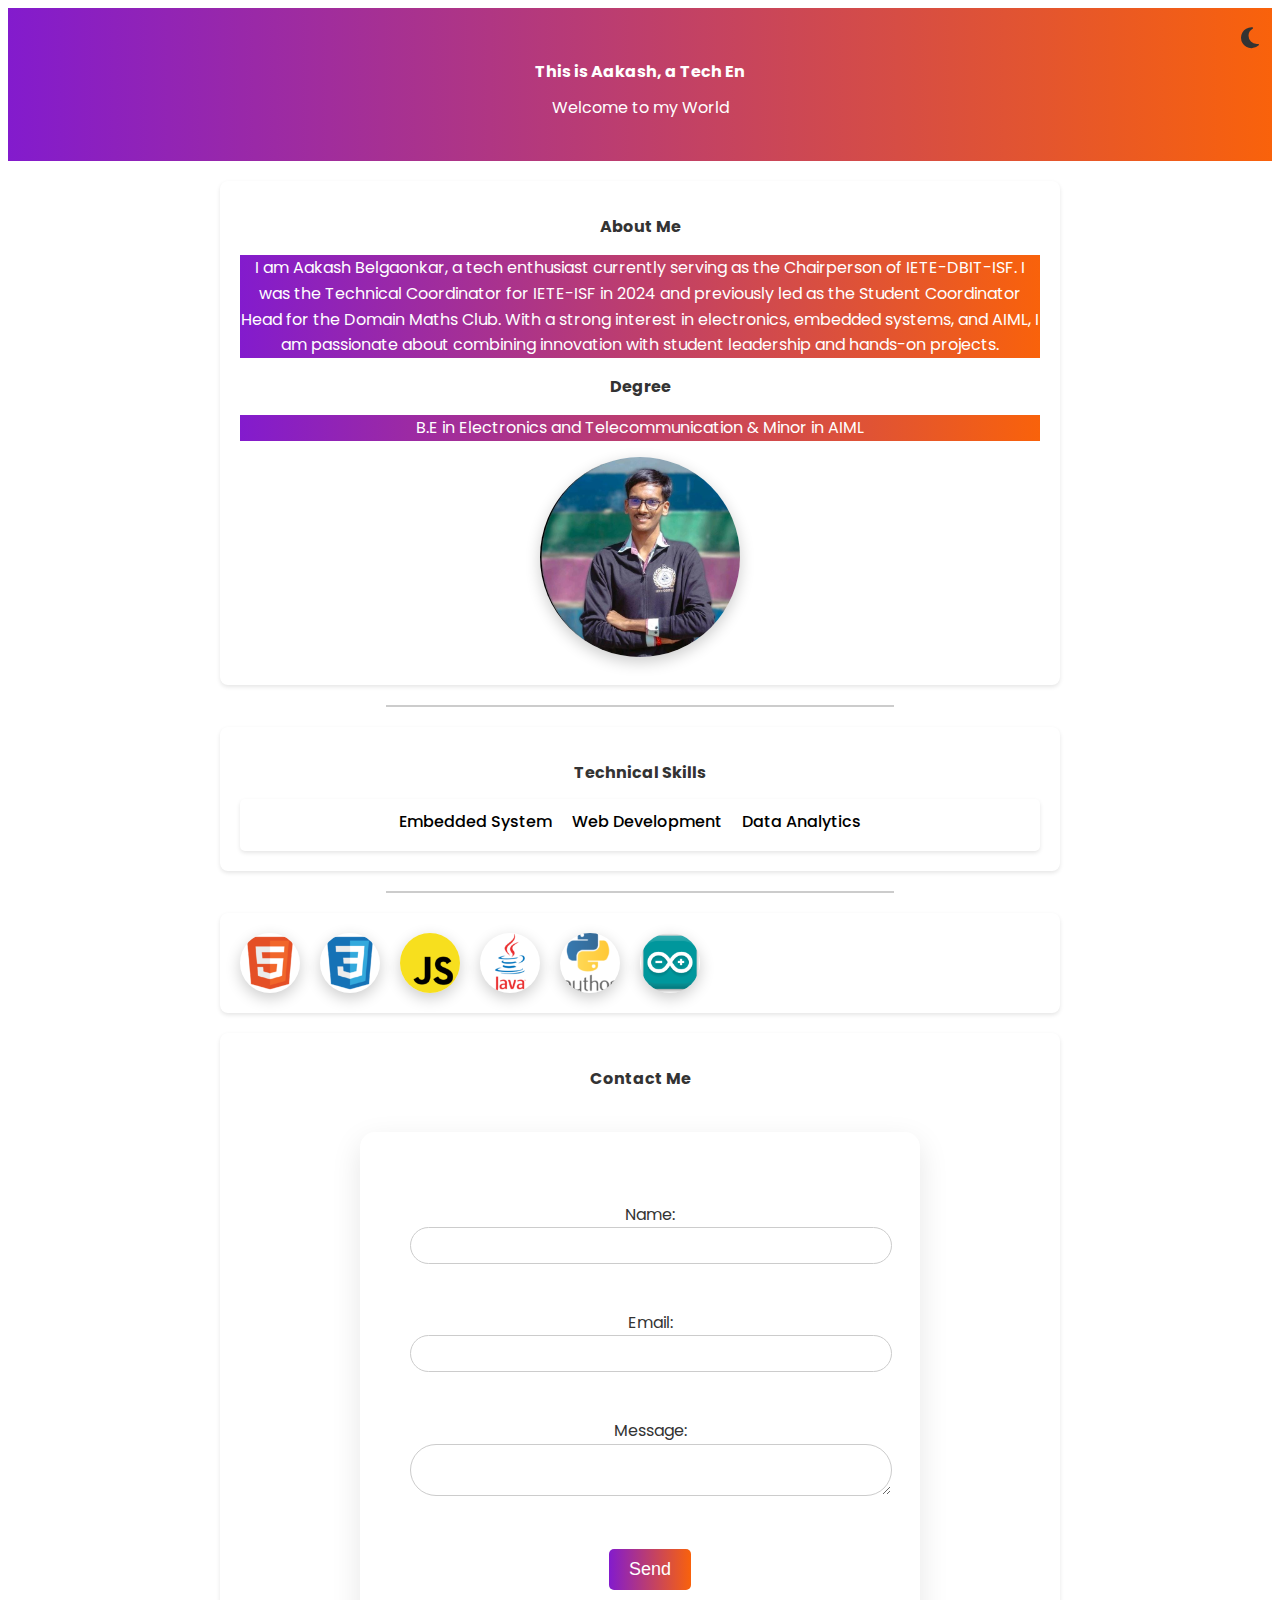
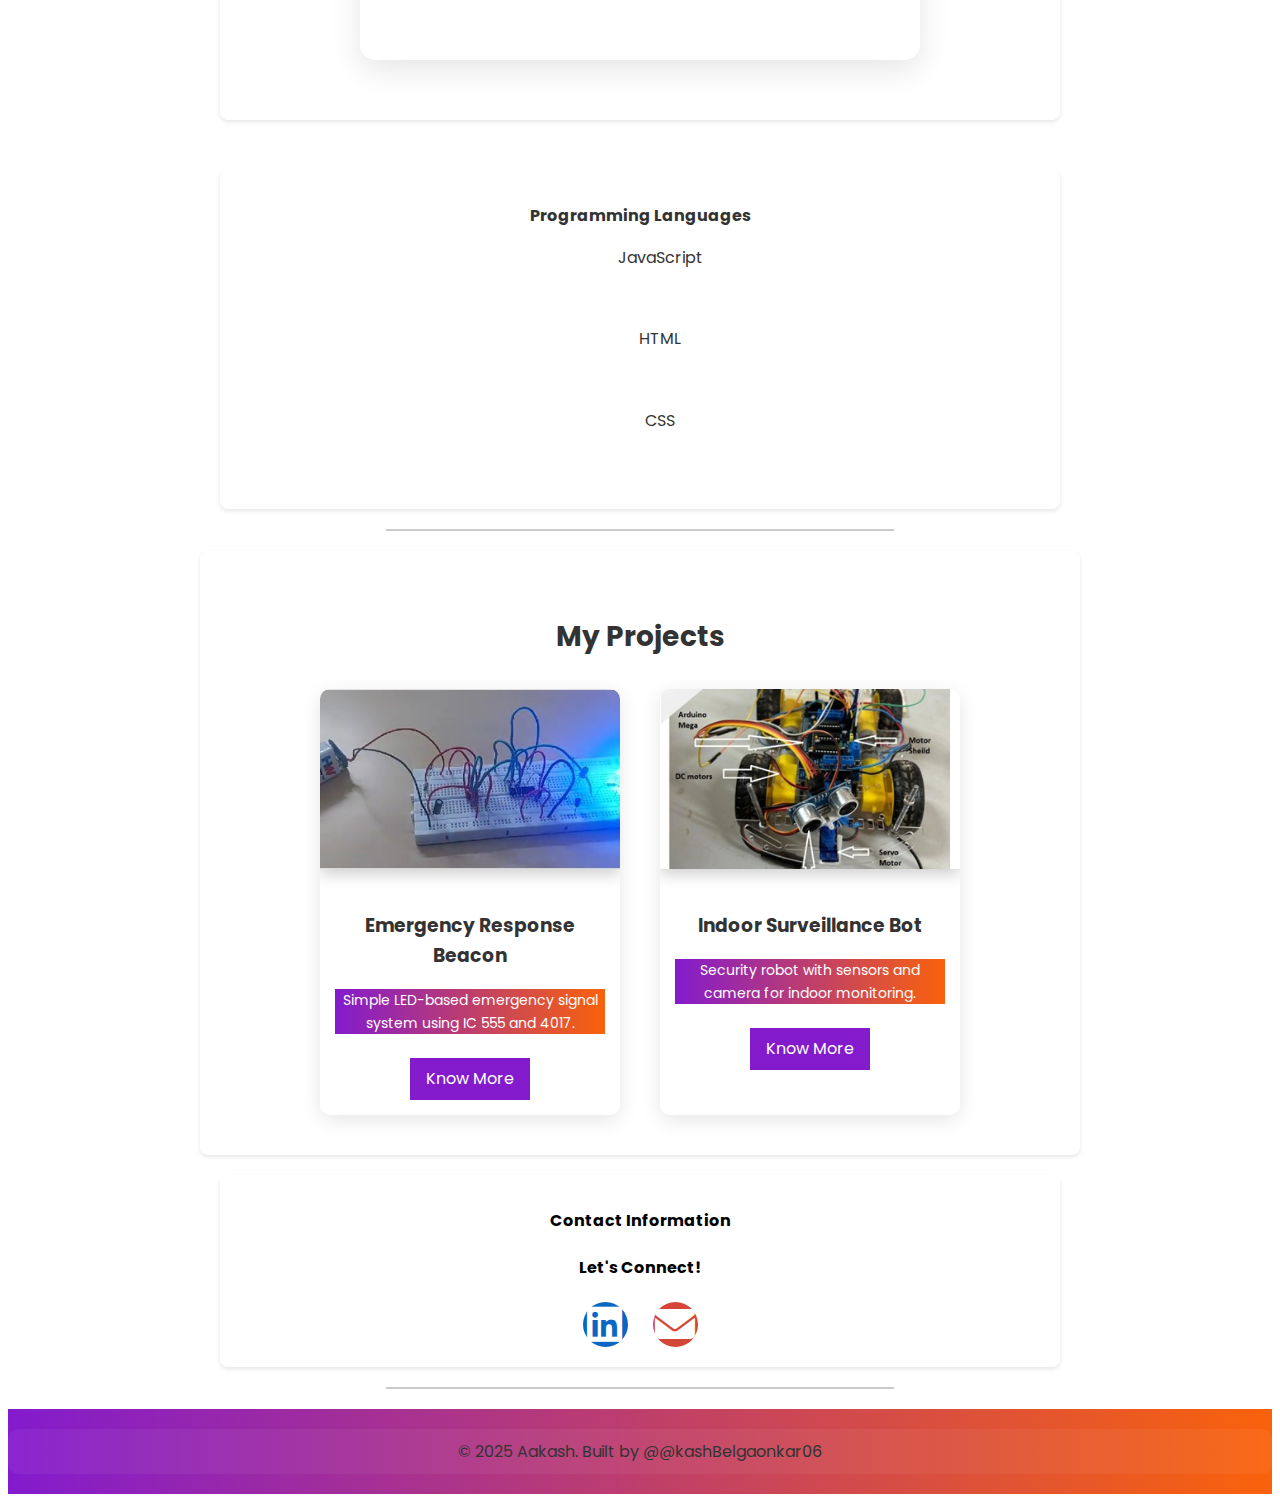
<file: index.html>
<!DOCTYPE html>
<html lang="en">
<head>
  <meta charset="UTF-8" />
  <meta name="viewport" content="width=device-width, initial-scale=1.0" />
  <title>Aakash Personal Website</title>
  <link href="https://fonts.googleapis.com/css2?family=Poppins&display=swap" rel="stylesheet" />
  <link rel="stylesheet" href="style.css">
  <link rel="stylesheet" href="https://cdnjs.cloudflare.com/ajax/libs/font-awesome/6.5.0/css/all.min.css">
  <script src="script.js" defer></script>
  
  <script src="https://unpkg.com/aos@2.3.1/dist/aos.js"></script>
  <link href="https://unpkg.com/aos@2.3.1/dist/aos.css" rel="stylesheet">
  <script>AOS.init();</script>
  <style>
    body {
      font-family: 'Poppins', sans-serif;
      background-color: #ffffff;
      color: #333;
      line-height: 1.6;
      text-align: center;
    }

    h1, h2 {
      font-weight: 700;
    }

    p {
      font-weight: 400;
      background: linear-gradient(to right, #831bcd, #f9620b);
      color:#ffffff;
      
    }

    a {
      color: #007bff;
      
    }

    a:hover {
      color: #0056b3;
      
    }

    header {
      background: linear-gradient(to right, #831bcd, #f9620b);
      color: #ffffff;
      padding: 40px 0px;
    }

    footer {
      background-color: #0ff39c;
      padding: 20px 0px;
    }

    img{
      width: 200px;
      height: 200px;
      border-radius: 50%;
      box-shadow: 0 5px 15px rgba(0,0,0,0.2);
      object-fit: cover;
    }
  </style>
</head>
<body>
  <header>
    <h1>This is Aakash, a <span class="about-me"></span></h1>
    Welcome to my World
  </header>

  <section>
    <h2>About Me</h2>
    <p>I am Aakash Belgaonkar, a tech enthusiast currently serving as the Chairperson of IETE-DBIT-ISF. I was the Technical Coordinator for IETE-ISF in 2024 and previously led as the Student Coordinator Head for the Domain Maths Club. 
    With a strong interest in electronics, embedded systems, and AIML, I am passionate about combining innovation with student leadership and hands-on projects.</p>
    
    <h2>Degree</h2>
    <p>B.E in Electronics and Telecommunication & Minor in AIML</p>
    <img src="images/Aakash_image.jpg" alt="Aakash's Photo" />
  </section>
<hr>
  
  <section class="skills-section">
    <h2>Technical Skills</h2>
    <div class="skills-list">
    <span>Embedded System</span>
    <span>Web Development</span>
    <span>Data Analytics</span>
   </p>
   </div>
  </section> <hr>

  <section class="horizontal-scroll">
    <div class="icon-container">
    <img src="Icons/HTML.webp" alt="HTML">
    <img src="Icons/CSS.webp" alt="CSS">
    <img src="Icons/JavaScript.webp" alt="JavaScript">
    <img src="Icons/java.webp" alt="Java">
    <img src="Icons/python.webp" alt="Python">
    <img src="Icons/arduino.webp" alt="Arduino">
    </div>
  </section>

  <section>
    <h2>Contact Me</h2>
    <div class="form-container">
    <form>
      <label for="name">Name:</label>
      <input type="text" id="name" name="name"><br><br>

      <label for="email">Email:</label>
      <input type="text" id="email" name="email"><br><br>
      
      <label for="message">Message:</label>
      <textarea id="message" name="message"></textarea><br><br>
      
      <button type="submit">Send</button>
    </form>
   </div>
 </section>

 <section id="programming-languages">
  <h2>Programming Languages</h2>
  <div class="skill">
    <ul>JavaScript</ul>
    <div class="progress-bar" data-progress="60"></div>
  </div>
  <div class="skill">
    <ul>HTML</ul>
    <div class="progress-bar" data-progress="40"></div>
  </div>
  <div class="skill">
    <ul>CSS</ul>
    <div class="progress-bar" data-progress="50"></div>
  </div>

 </section> <hr>

  <section style="padding: 40px; text-align: center;">
  <h2 style="font-size: 28px; margin-bottom: 30px;">My Projects</h2>
  
  <div style="display: flex; justify-content: center; gap: 40px; flex-wrap: wrap;">
    
    <!-- Project 1 -->
    <div style="width: 300px; border-radius: 10px; overflow: hidden; box-shadow: 0 5px 20px rgba(0,0,0,0.1); transition: transform 0.3s ease;" 
         onmouseover="this.style.transform='scale(1.05)'" 
         onmouseout="this.style.transform='scale(1)'">
      <img src="Project/Breadboard_Implementation.jpg" alt="Emergency Response Beacon" style="width: 100%; height: 180px; object-fit: cover; border-radius: 0px;">
      <div style="padding: 15px;">
        <h3>Emergency Response Beacon</h3>
        <p style="font-size: 14px;">Simple LED-based emergency signal system using IC 555 and 4017.</p>
        <a href="project_css.html" 
           style="display: inline-block; margin-top: 10px; padding: 8px 16px; background: #831bcd; color: white; text-decoration: none; border-radius: 0px;">
          Know More
        </a>
      </div>
    </div>

    <!-- Project 2 -->
    <div style="width: 300px; border-radius: 10px; overflow: hidden; box-shadow: 0 5px 20px rgba(0,0,0,0.1); transition: transform 0.3s ease;" 
         onmouseover="this.style.transform='scale(1.05)'" 
         onmouseout="this.style.transform='scale(1)'">
      <img src="Project/Indoor Survillence Bot.jpg" alt="Indoor Surveillance Bot" style="width: 100%; height: 180px; object-fit: cover; border-radius: 0px;">
      <div style="padding: 15px;">
        <h3>Indoor Surveillance Bot</h3>
        <p style="font-size: 14px;">Security robot with sensors and camera for indoor monitoring.</p>
        <a href="project_css.html" 
           style="display: inline-block; margin-top: 10px; padding: 8px 16px; background: #831bcd; color: white; text-decoration: none; border-radius: 0px;">
          Know More
        </a>
      </div>
    </div>

  </div>
</section>

<section class="contact-section">
  <h2>Contact Information</h2>
  <h4>Let's Connect!</h4>
  <div class="social-icons">
    <a href="https://linkedin.com/in/aakashbelgaonkar" target="_blank" class="icon linkedin">
      <i class="fab fa-linkedin fa-2x linkedin-icon"></i>
    </a> 
    
    <a href="mailto:aakashbelgaonkar.dbit@gmail.com" class="icon gmail">
      <i class="fas fa-envelope fa-2x gmail-icon"></i>
    </a>
  </div>
</section>
<hr>



  <footer>
    <div class="footer-box">
    &copy; 2025 Aakash. Built by @@kashBelgaonkar06
    </div>
  </footer>

  <div id="dark-mode-toggle" class="dark-mode-toggle">
    <i class="fas fa-moon"></i>
       </div>
      </body>
    </html>
</file>
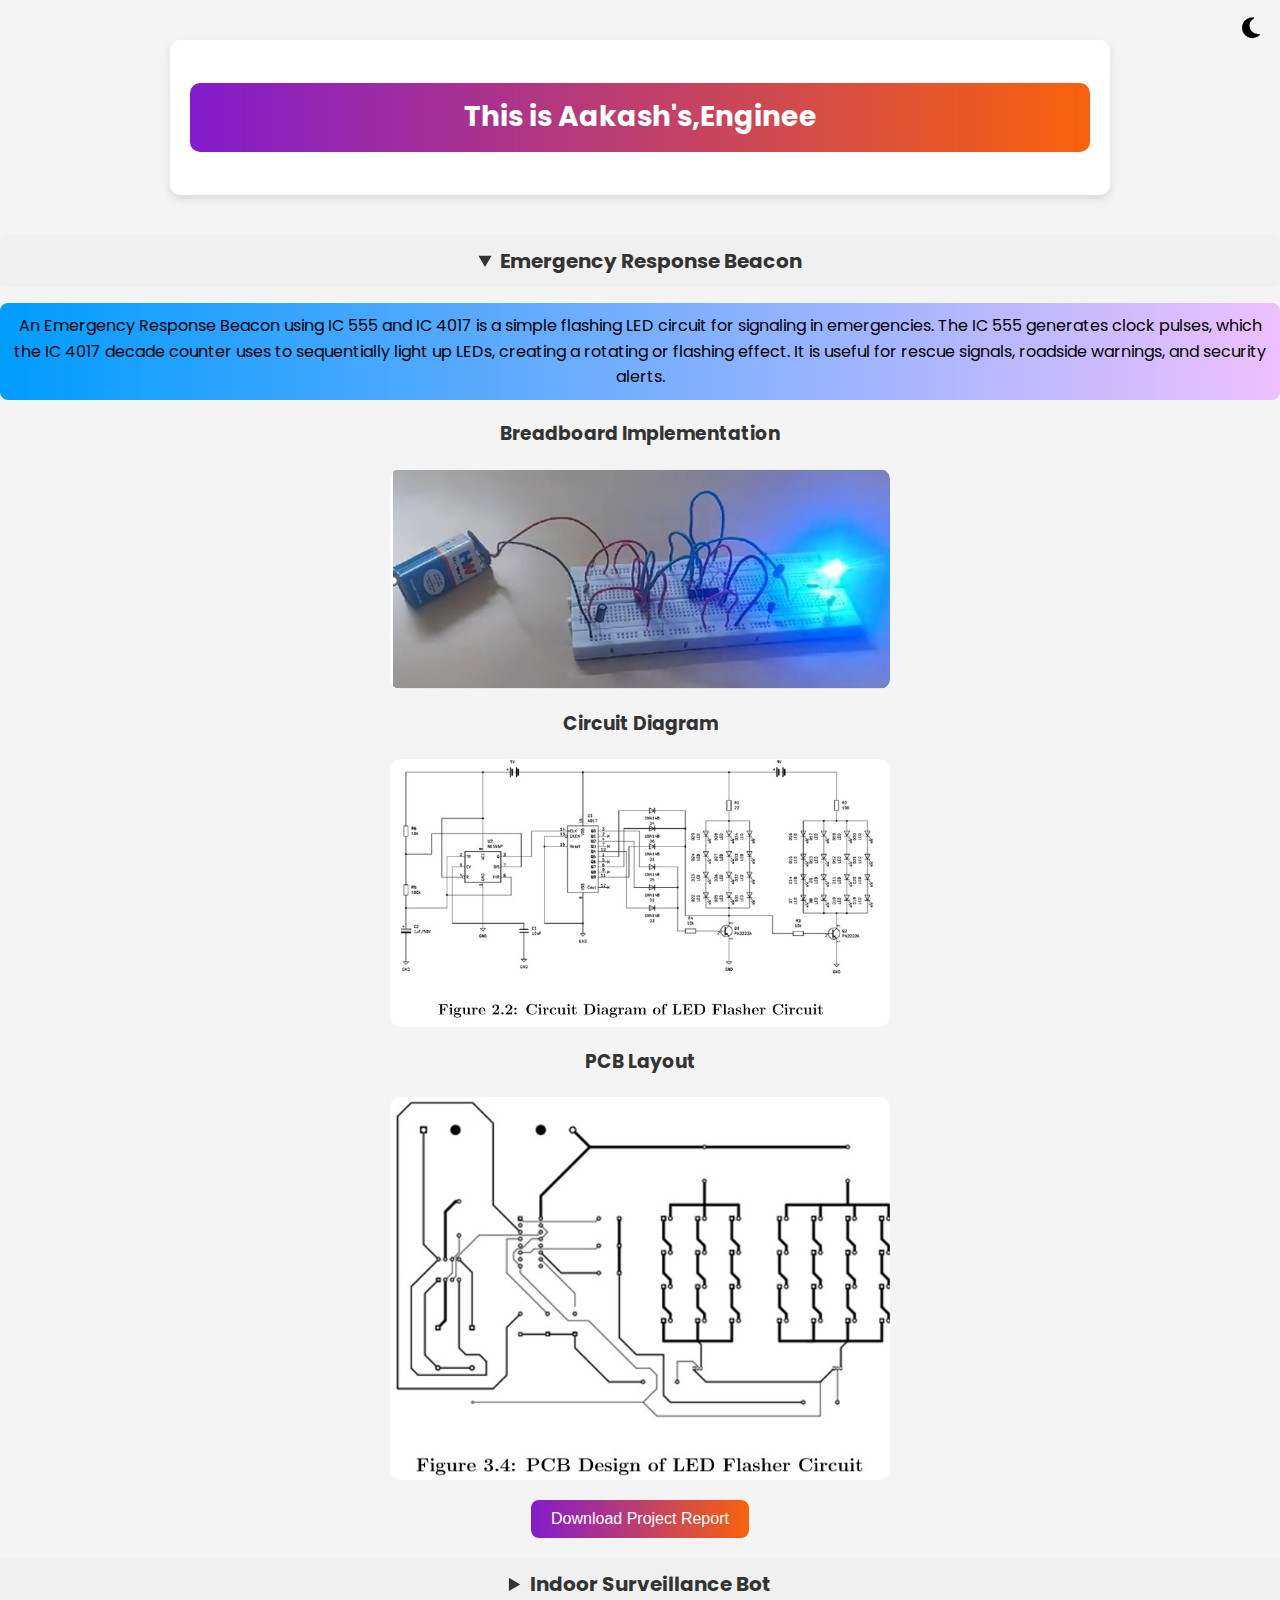
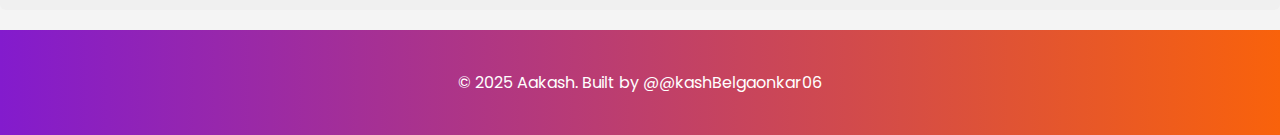
<file: project_css.html>
<!DOCTYPE html>
<html lang="en">
<head>
  <meta charset="UTF-8" />
  <meta name="viewport" content="width=device-width, initial-scale=1.0" />
  <title>Academic Projects</title>
  <link rel="stylesheet" href="style_1.css">
  <link href="https://fonts.googleapis.com/css2?family=Poppins&display=swap" rel="stylesheet" />
  <link rel="stylesheet" href="https://cdnjs.cloudflare.com/ajax/libs/font-awesome/6.5.0/css/all.min.css">
  <script src="project.js" defer></script>
  <style>
  body {
    font-family: 'Poppins', sans-serif;
    margin: 0;
    padding: 0;
    background-color: #f4f4f4;
    color: #333;
    transition: background 0.3s ease, color 0.3s ease;
  }

  .container {
    max-width: 900px;
    margin: 40px auto;
    background: #fff;
    padding: 20px;
    border-radius: 10px;
    box-shadow: 0 4px 10px rgba(0, 0, 0, 0.1);
    transition: background 0.3s ease;
  }

  h1, h2 {
    background: linear-gradient(to right, #831bcd, #f9620b);
    text-align: center;
    text-decoration: none;
  }

  img {
    width: 100%;
    max-width: 500px;
    display: block;
    margin: 20px auto;
    border-radius: 10px;
  }

  .pdf-viewer {
    width: 100%;
    height: 600px;
    border: none;
    margin-top: 20px;
  }

  button.download-btn {
    background: linear-gradient(to right, #831bcd, #f9620b);
    color: white;
    border: none;
    padding: 10px 20px;
    margin: 15px auto;
    display: block;
    font-size: 16px;
    border-radius: 8px;
    cursor: pointer;
  }

  details {
    margin: 20px 0;
  }

  p {
    background: linear-gradient(to right, rgb(0, 157, 255), rgb(238, 192, 255));
    padding: 10px;
    border-radius: 8px;
    color: black;
  }

  summary {
    font-size: 20px;
    font-weight: bold;
    cursor: pointer;
    padding: 10px;
    background: #f0f0f0;
    border-radius: 6px;
  }

  #dark-mode-toggle {
    position: fixed;
    top: 10px;
    right: 20px;
    cursor: pointer;
    font-size: 24px;
    z-index: 1000;
    color: black;
  }
</style>

</head>
<body>

<div id="dark-mode-toggle" class="dark-mode-toggle">
  <i class="fas fa-moon"></i>
</div>

<div class="container">
  <h2 class="main-heading">
    This is Aakash's,<span class="project-typewriter"></span>
  </h2>
</div>


  <!-- Emergency Response Beacon -->
  <details open>
    <summary>Emergency Response Beacon</summary>
    <p>
      An Emergency Response Beacon using IC 555 and IC 4017 is a simple flashing LED circuit for signaling in emergencies. 
      The IC 555 generates clock pulses, which the IC 4017 decade counter uses to sequentially light up LEDs, creating a rotating or flashing effect. 
      It is useful for rescue signals, roadside warnings, and security alerts.
    </p>
    <h3>Breadboard Implementation</h3>
    <img src="Project/Breadboard_Implementation.jpg" alt="Breadboard Implementation">

    <h3>Circuit Diagram</h3>
    <img src="Project/LED Flasher Circuit.jpg" alt="Circuit Diagram">

    <h3>PCB Layout</h3>
    <img src="Project/PCB layout of LED FLASHER.jpg" alt="PCB Layout">

    <button class="download-btn" onclick="window.open('reports/Emergency Response Beacon.pdf')">Download Project Report</button>
  </details>

  <!-- Indoor Surveillance Bot -->
  <details>
    <summary>Indoor Surveillance Bot</summary>
    <p>
      The Indoor Surveillance Bot is a smart robotic system built using an 
      Arduino Mega and programmed in Embedded C via the Arduino IDE. It uses a 
      PIR sensor for motion detection, an ultrasonic sensor for obstacle 
      avoidance, a Bluetooth module for wireless control, stepper motors
      for movement, and a relay module to control external devices. 
      This bot enhances indoor security by detecting intrusions, navigating spaces 
      safely, and allowing remote operation. Measures temperature and humidity to 
      monitor indoor climate in real-time. Camera Module Captures live visuals, enhancing 
      the bot’s surveillance and remote monitoring capabilities.
    </p>

    <h3>Bot Image</h3>
    <img src="Project/Indoor Survillence Bot.jpg" alt="Indoor Survillence Bot" width="400" height="400">
    <h3>Circuit Diagram</h3>
    <img src="Project/circuit diagram sem_04.jpg" alt="Circuit diagram of Bot ">
    <button class="download-btn" onclick="window.open('reports/Indoor_Survillance_bot.pdf')">Download Project Report</button>
  </details>
</div>

<script>
  document.addEventListener('DOMContentLoaded', function () {
    const darkModeToggle = document.getElementById('dark-mode-toggle');
    const body = document.body;
    const icon = darkModeToggle.querySelector('i');

    darkModeToggle.addEventListener('click', () => {
      body.classList.toggle('dark-mode');

      // Toggle between moon and sun icons
      if (body.classList.contains('dark-mode')) {
        icon.classList.remove('fa-moon');
        icon.classList.add('fa-sun');
      } else {
        icon.classList.remove('fa-sun');
        icon.classList.add('fa-moon');
      }
    });
  });
</script>

<footer>
    <div class="footer-box">
    &copy; 2025 Aakash. Built by @@kashBelgaonkar06
    </div>
  </footer>

</body>
</html>
</file>
<file: style.css>
body {
  font-family: 'Poppins', sans-serif;
  background-color: #0f2f50;
  color: #ffffff;
  line-height: 1.6;
  text-align: center;
}

h1,h2{
  font-size: 16px;
}

iframe{
    border: none;
}

@keyframes bounce{
  from {
      transform: translateY(0);
  }

  to{
    transform: translateY(-10px);
  }
}

header {
  background: linear-gradient(to right, #831bcd, #f9620b);
  height: auto;
}

header, footer {
  background: linear-gradient(to right, #831bcd, #f9620b);
  text-align: center;
  padding: 10px 0px;
}

.footer-box{
  max-height: 600px;
  margin: 0 auto;
  background-color: rgba(255, 255, 255, 0.05);
  padding: 10px;
  border-radius: 10px;
}

section {
  margin: 20px auto;
  padding: 20px;
  background-color: #ffffff;
  box-shadow: 0 2px 4px rgba(0, 0, 0, 0.1);
  border-radius: 8px;
  max-width: 800px;
}

img {
  width: 200px;
  height: 200px;
  border-radius: 50%;
  box-shadow: 0 5px 15px rgba(0, 0, 0, 0.2);
  object-fit: cover;
}

form {
  max-width: 500px;
  margin: 20px auto;
  padding: 20px;
}

input[type="text"],
input[type="email"],
textarea {
  width: calc(100% - 20px);
  padding: 10px;
  margin-bottom: 20px;
  border: 1px solid #ccc;
  border-radius: 50px;
}

.form-container{
    background-color: #ffffff;
    padding: 30px;
    margin: 40px auto;
    max-width: 500px;
    border-radius: 15px;
    box-shadow: 0 10px 30px rgba(0, 0, 0, 0.1);
}

button {
  background: linear-gradient(to right,#831bcd,#f9620b);
  max-width: 300px;
  color: #ffffff;
  border: 0;
  padding: 10px 20px;
  border-radius: 5px;
  cursor: pointer;
  font-size: 18px;
  transition: background 0.3s ease;
}

form button:hover {
  background:darkgreen;
}

@media only screen and (max-width: 760px){
    .skills-list{
        flex-direction: column;

    }
}
@media only screen and (max-width: 480px){
    header, footer{
        padding: 15px;
    }
}

section,form{
    width: calc(100% - 20px);
}


.contact-section{
    background: none !important;
     color: #000000 !important;
}

.contact-section p,
.skills-section p {
  background: none !important;
  color: #000000 !important;
}


.skills-list{
  display: flex;
  flex-direction: row;
  justify-content: center;
  gap: 20px;
  flex-wrap: wrap;
  color: black;  
  font-weight: 500;
  padding: 10px 15px;
  border-radius:5px;
  box-shadow: 0 2px 4px rgba(0, 0, 0, 0.1);
  animation: bounce 0.6s ease-in-out infinite alternate;

}

hr {
  width: 40%; /* or any value like 50%, 300px etc */
  margin: 20px auto; /* center it horizontally */
  border: 1px solid #ccc; /* optional: customize line style */
}

.fab, .fas{
  margin-right: 1px;
  color: inherit;
}

.social-icons {
  display: flex;
  justify-content: center;
  gap: 25px;
  margin-top: 15px;
}

.icon {
  width: 45px;
  height: 45px;
  border-radius: 50%;
  background-color: #eee;
  color: white;
  display: flex;
  justify-content: center;
  align-items: center;
  font-size: 20px;
  transition: transform 0.3s ease;
  text-decoration: none;
}

.icon.linkedin {
  background-color: #0A66C2; /* LinkedIn blue */
}

.icon.gmail {
  background-color: #D44638; /* Gmail red */
}
.icon:hover {
  transform: scale(1.1);
  
}

.icon:active{
  background-color:darkgreen;
}

.about-me::after {
  animation: blink 0.4s infinite;
}

@keyframes blink {
  0%, 100% { opacity: 1; }
  50% { opacity: 0; }
}

.horizontal-scroll{
  overflow-x: hidden;
  width: 100%
}

.icon-container{
  display: flex;
  animation: scrollAnimation 10s linear infinite;
  width: max-content;
}

.icon-container img{
  width: 60px;
  height: 60px;
  margin-right: 20px;
}

@keyframes scrollAnimation{
  0%{
    transform: translateX(100vw)
  }
  100%{
    transform: translateX(-100%);
  }
}

/* CSS for Dark Mode */
.dark-mode{
  background-color: #333;
  color: #ffffff;
}

.dark-mode button{
  background-color: #555;
  color:#ffffff;
}

.dark-mode p{
  color:#ffffff;
}

.dark-mode section,
.dark-mode .form-container,
.dark-mode .skills-list,
.dark-mode .skills-section,
.dark-mode .contact-section,
.dark-mode .footer-box {
  background-color: #222 !important;
  color: #fff !important;
}

.dark-mode .skills-section p,
.dark-mode .contact-section p,
.dark-mode .skills-list span {
  color: #fff !important;
}

.dark-mode input[type="text"],
.dark-mode input[type="email"],
.dark-mode textarea {
  background-color: #444;
  color: #fff;
  border: 1px solid #888;
}

.dark-mode hr {
  border-color: #777;
}

.dark-mode-toggle {
  position: fixed;
  top: 20px;
  right: 20px;
  z-index: 1000;
  cursor: pointer;
  font-size: 24px;
  background: none;
  color: inherit;
}


#programming-languages{
  margin-top: 50px;
}

#programming-languages .skill{
  margin-bottom: 20px;
}

#programming-languages .progress-bar{
  width: 0;
  height: 20px;
  background: linear-gradient(to right, #e90bf9,#f9620b);
  transition: width 1s ease-in-out;
}

#programming-languages .progress-bar.animated {
  width: var(--progress, 0%);
}

 .card {
    background: white;
    border-radius: 12px;
    box-shadow: 0 4px 12px rgba(0, 0, 0, 0.1);
    width: 300px;
    transition: transform 0.3s ease;
  }
  .card:hover {
    transform: scale(1.05);
  }
  .card img {
    width: 100%;
    height: 180px;
    object-fit: cover;
    border-radius: 12px 12px 0 0;
  }
  .card-body {
    padding: 15px;
  }
  .card-body button {
    background: #831bcd;
    color: white;
    border: none;
    padding: 8px 16px;
    border-radius: 5px;
    cursor: pointer;
  }
  .modal {
    display: none;
    position: fixed;
    z-index: 1000;
    left: 0;
    top: 0;
    width: 100%;
    height: 100%;
    background-color: rgba(0, 0, 0, 0.5);
  }
  .modal-content {
    background-color: #fff;
    margin: 15% auto;
    padding: 20px;
    width: 80%;
    max-width: 500px;
    border-radius: 10px;
  }
  .close {
    float: right;
    font-size: 24px;
    cursor: pointer;
  }
</file>
<file: style_1.css>
body {
      font-family: 'Poppins', sans-serif;
      background-color: #ffffff;
      color: #333;
      line-height: 1.6;
      text-align: center;
    }
    
.project-title {
  width: 100%;
  text-align: center;
  font-size: 28px;
  margin-bottom: 20px;
  background: linear-gradient(to right,#831bcd,#f9620b);
  color:#ffffff;
}

    h1, h2 {
      font-weight: 700;
    }

    p {
      font-weight: 400;
      background: linear-gradient(to right, #831bcd, #f9620b);
      color:#ffffff;
      
    }

    a {
      color: #007bff;
      
    }

    a:hover {
      color: #0056b3;
      
    }

    header,footer {
      background: linear-gradient(to right, #831bcd, #f9620b);
      color: #ffffff;
      padding: 40px 0px;
    }

  footer-box{
   max-height: 600px;
   margin: 0 auto;
   background-color: rgba(255, 255, 255, 0.05);
   padding: 10px;
   border-radius: 10px;
}

   

    .project-typewriter {
      font-size: 28px;
      font-weight: bold;
      text-align: center;
      margin: 0;
      color: white;
      padding: 0px;
      display: inline-block;
    }

    .project-typewriter::after {
      position: absolute;
      margin-left: 5px;
      animation: blink 0.7s infinite;
    }

    @keyframes blink {
      0%, 50%, 100% { opacity: 1; }
     25%, 50% { opacity: 0; }
    }
    
.main-heading {
  font-size: 28px;
  text-align: center;
  background: linear-gradient(to right , #831bcd,#f9620b);
  padding: 12px;
  border-radius: 10px;
  color: white;
}

.static-white {
  color: white;
}

.project-container {
   display: flex;
   align-items: center;
   justify-content: space-between;
   gap: 20px;
   max-width: 1000px;
   margin: 40px auto;
   padding: 20px;
   flex-wrap: wrap;
}

.project-text {
  flex: 1;
  min-width: 280px;
  text-align: left;
}

.project-image img {
  width: 300px;
  height: auto;
  border-radius: 10px;
  display: block;
  animation: bouneUpDown 8s 20px rgba(0,0,0,0.2);
}

@keyframes bounceUpDown {
  0% , 100%{
    transform: translateY(0px);
  }
  50% {
    transform: rotate(-10px);
  }
}

/* Responsive Design */
@media (max-width: 768px) {
  .project-container {
    flex-direction: column;
    text-align: center;
  }

  .project-text {
    text-align: center;
  }
}

/* CSS for Dark Mode */
.dark-mode {
  background-color: #333;
  color: #ffffff;
}

.dark-mode button {
  background-color: #555;
  color: #ffffff;
}

.dark-mode p {
  color: #ffffff;
}

.dark-mode section,
.dark-mode .form-container,
.dark-mode .skills-list,
.dark-mode .skills-section,
.dark-mode .contact-section,
.dark-mode .footer-box {
  background-color: #222 !important;
  color: #fff !important;
}

.dark-mode .skills-section p,
.dark-mode .contact-section p,
.dark-mode .skills-list span {
  color: #fff !important;
}

.dark-mode textarea {
  background-color: #444;
  color: #fff;
  border: 1px solid #888;
}

.dark-mode hr {
  border-color: #777;
}

.dark-mode .container {
  background-color: #1e1e1e;
}

.dark-mode h1,
.dark-mode h2 {
  background: linear-gradient(to right, #f9620b, #831bcd);
  color: #ffffff;
}

.dark-mode summary {
  background-color: #2a2a2a;
  color: #ffffff;
}

.dark-mode p {
  background: linear-gradient(to right,  rgb(0, 157, 255), rgb(238, 192, 255));
  color: #ffffff;
}

.dark-mode .download-btn {
  background: linear-gradient(to right, #f9620b, #831bcd);
  color: #ffffff;
}

.pdf-viewer {
  width: 100%;
  height: 600px;
  border: none;
  margin-top: 20px;
    }
</file>
